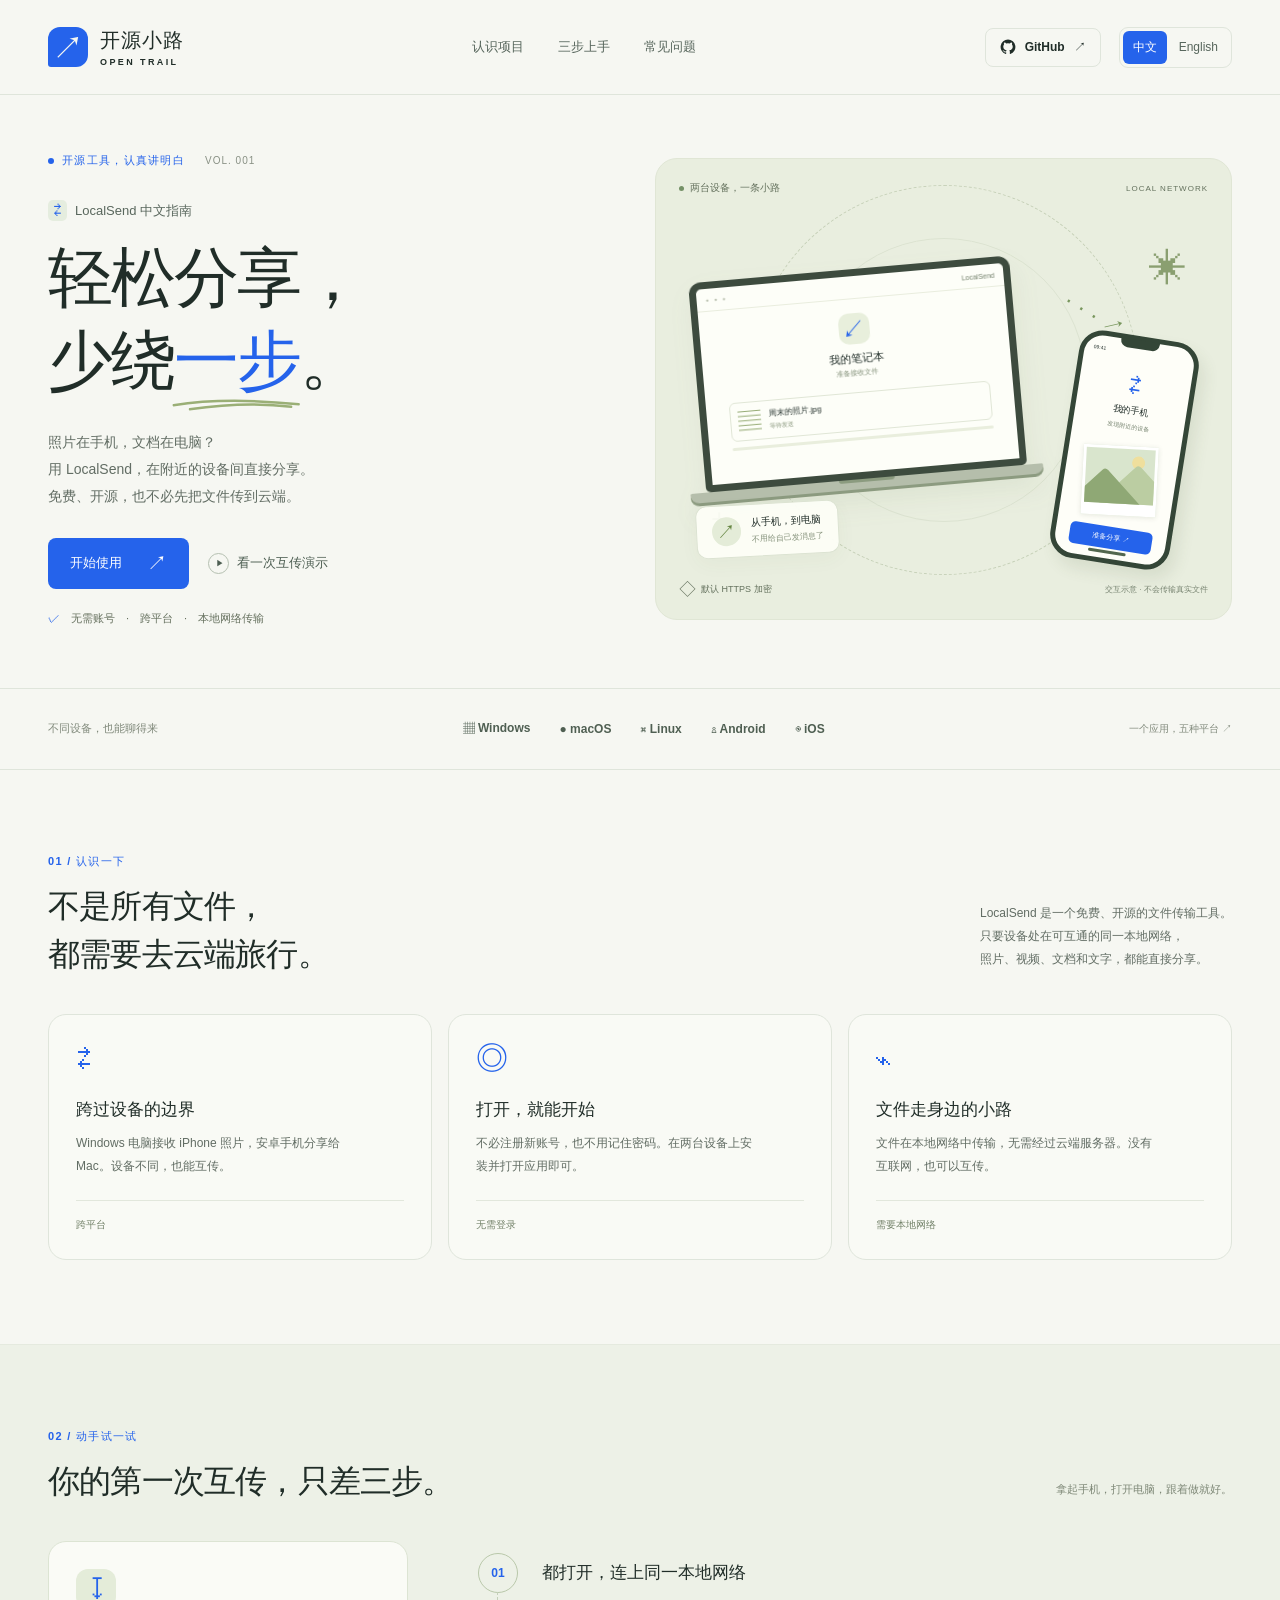
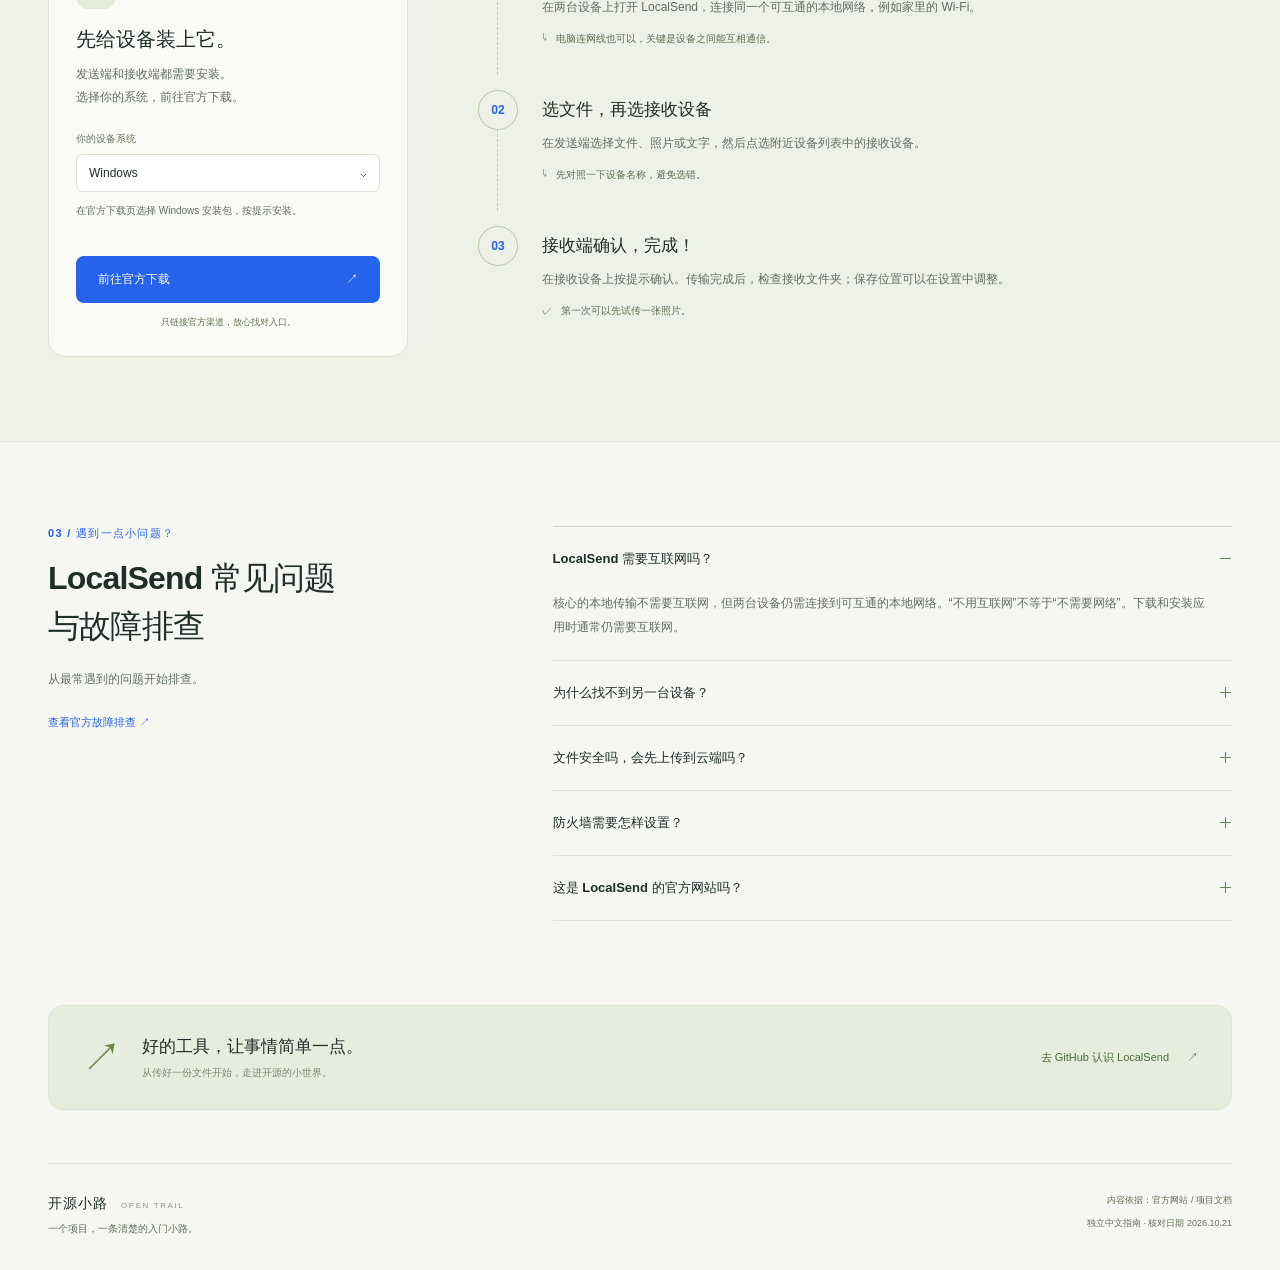
<file: index.html>
<!doctype html>
<html lang="zh-CN">
  <head>
    <meta charset="utf-8">
    <meta name="viewport" content="width=device-width, initial-scale=1">
    <meta name="theme-color" content="#f6f7f2">
   <title>LocalSend 使用教程：手机电脑互传文件与常见问题｜开源小路</title>
    <meta name="description" content="LocalSend 是什么、怎么下载、怎么用？开源小路用三步讲清手机与电脑在局域网里互传文件的方法，并整理找不到设备、网络连接和加密等常见问题。">
    <link rel="canonical" href="https://beautytang843-maker.github.io/first-website/">
    <link rel="alternate" hreflang="zh-CN" href="https://beautytang843-maker.github.io/first-website/">
    <link rel="alternate" hreflang="en" href="https://beautytang843-maker.github.io/first-website/en/">
    <link rel="alternate" hreflang="x-default" href="https://beautytang843-maker.github.io/first-website/">
    <meta property="og:title" content="轻松分享，少绕一步。｜LocalSend 中文指南">
    <meta property="og:description" content="一个好用的开源工具，一条清楚的入门小路。认识 LocalSend，从第一份文件开始。">
    <meta property="og:type" content="website">
    <meta property="og:locale" content="zh_CN">
    <meta property="og:locale:alternate" content="en_US">
    <meta property="og:url" content="https://beautytang843-maker.github.io/first-website/">
    <link rel="icon" href="favicon.svg" type="image/svg+xml">
    <link rel="stylesheet" href="styles.css?v=bilingual-1">
    <script src="script.js?v=bilingual-1" defer></script>
  </head>
  <body>
    <a class="skip-link" href="#main">跳到正文</a>
    <header class="site-header">
      <div class="wrap header-inner">
        <a class="brand" href="#" aria-label="开源小路，回到顶部"><span class="brand-icon" aria-hidden="true">↗</span><span>开源小路<span class="brand-en">OPEN TRAIL</span></span></a>
        <nav aria-label="主要导航">
          <a href="#about">认识项目</a>
          <a href="#start">三步上手</a>
          <a href="#faq">常见问题</a>
        </nav>
        <div class="header-actions">
          <a class="github-link" href="https://github.com/localsend/localsend" target="_blank" rel="noopener noreferrer"><svg viewBox="0 0 24 24" aria-hidden="true"><path fill="currentColor" d="M12 .9a11.1 11.1 0 0 0-3.51 21.63c.56.1.76-.24.76-.53v-2.06c-3.1.67-3.76-1.31-3.76-1.31-.51-1.29-1.24-1.63-1.24-1.63-1.02-.7.08-.68.08-.68 1.12.08 1.71 1.15 1.71 1.15.99 1.7 2.6 1.2 3.23.92.1-.72.39-1.2.71-1.48-2.48-.28-5.08-1.24-5.08-5.51 0-1.22.44-2.22 1.15-3-.11-.28-.5-1.42.11-2.96 0 0 .94-.3 3.05 1.14a10.6 10.6 0 0 1 5.56 0c2.12-1.43 3.05-1.14 3.05-1.14.61 1.54.23 2.68.12 2.96.71.78 1.14 1.78 1.14 3 0 4.28-2.6 5.23-5.09 5.5.4.35.76 1.02.76 2.06V22c0 .3.2.64.77.53A11.1 11.1 0 0 0 12 .9Z"/></svg><span>GitHub</span><span aria-hidden="true">↗</span></a>
          <nav class="language-switch" aria-label="语言 / Language">
            <a class="language-link is-current" href="./" lang="zh-CN" hreflang="zh-CN" aria-current="page">中文</a>
            <a class="language-link" href="en/" lang="en" hreflang="en">English</a>
          </nav>
        </div>
      </div>
    </header>
    <main id="main">
      <!-- 第一课：HTML 负责内容。试着修改下面这句标题，再刷新网页。 -->
      <section class="hero wrap" aria-labelledby="hero-title">
        <div class="hero-copy">
          <p class="eyebrow"><span class="dot"></span> 开源工具，认真讲明白 <span class="issue">VOL. 001</span></p>
          <p class="project-label"><span class="mini-logo" aria-hidden="true">⇄</span> LocalSend 中文指南</p>
          <h1 id="hero-title">轻松分享，<br>少绕<span class="marked">一步<svg viewBox="0 0 210 18" preserveAspectRatio="none" aria-hidden="true"><path d="M4 11Q88 1 205 10M30 16Q120 6 193 13"/></svg></span>。</h1>
          <p class="hero-desc">照片在手机，文档在电脑？<br>用 LocalSend，在附近的设备间直接分享。<br class="desktop-break">免费、开源，也不必先把文件传到云端。</p>
          <div class="hero-actions">
            <a class="button button-primary" href="#start">开始使用 <span aria-hidden="true">↗</span></a>
            <button class="button button-text" id="demo-button" type="button"><span class="play-icon" aria-hidden="true">▶</span> 看一次互传演示</button>
          </div>
          <div class="hero-note"><span class="tiny-check" aria-hidden="true">✓</span> 无需账号 <span>·</span> 跨平台 <span>·</span> 本地网络传输</div>
        </div>
        <div class="hero-art" role="img" aria-label="手机与电脑在同一本地网络传输文件的示意图">
          <div class="art-top">
            <span><i></i> 两台设备，一条小路</span><span>LOCAL NETWORK</span>
          </div>
          <div class="orbit orbit-one"></div><div class="orbit orbit-two"></div>
          <span class="art-spark spark-one" aria-hidden="true">✳</span><span class="art-spark spark-two" aria-hidden="true">+</span>
          <div class="laptop">
            <div class="laptop-screen">
              <div class="window-bar">
                <span>● ● ●</span><span>LocalSend</span>
              </div>
              <div class="laptop-content">
                <div class="device-avatar" aria-hidden="true">↙</div><strong>我的笔记本</strong><span class="device-sub">准备接收文件</span>
                <div class="received-file">
                  <span class="file-icon" aria-hidden="true">▤</span>
                  <div>
                    <b>周末的照片.jpg</b><span class="transfer-status" id="transfer-status">等待发送</span>
                  </div>
                  <span class="file-done" id="file-done" aria-hidden="true">✓</span>
                </div>
                <div class="progress-track">
                  <div id="transfer-progress"></div>
                </div>
              </div>
            </div>
            <div class="laptop-base"></div>
          </div>
          <div class="phone">
            <div class="phone-speaker"></div><span class="phone-time">09:41</span>
            <div class="phone-body">
              <div class="phone-icon" aria-hidden="true">⇄</div><strong>我的手机</strong><span>发现附近的设备</span>
              <div class="phone-photo" aria-hidden="true">
                <span class="photo-sun"></span><span class="mountain mountain-back"></span><span class="mountain"></span>
              </div>
              <div class="phone-send" id="phone-send">准备分享 ↗</div>
            </div>
            <div class="phone-home"></div>
          </div>
          <div class="connection" aria-hidden="true">
            <span>·</span><span>·</span><span>·</span><b>↗</b>
          </div>
          <div class="file-bubble">
            <span aria-hidden="true">↗</span>
            <div>
              <strong>从手机，到电脑</strong><span>不用给自己发消息了</span>
            </div>
          </div>
          <div class="art-bottom">
            <span><span class="lock-icon" aria-hidden="true">◇</span> 默认 HTTPS 加密</span><span>交互示意 · 不会传输真实文件</span>
          </div>
        </div>
        <p class="demo-message sr-only" id="demo-message" role="status" aria-live="polite"></p>
      </section>
      <div class="platform-strip">
        <div class="wrap platform-inner">
          <span>不同设备，也能聊得来</span>
          <div class="platform-list">
            <span>▦ Windows</span><span>● macOS</span><span>⌘ Linux</span><span>♙ Android</span><span>◉ iOS</span>
          </div>
          <span class="platform-end">一个应用，五种平台 ↗</span>
        </div>
      </div>
      <section class="about-section wrap section" id="about" aria-labelledby="about-title">
        <div class="section-intro">
          <div>
            <p class="eyebrow">01 / 认识一下</p>
            <h2 id="about-title">不是所有文件，<br>都需要去云端旅行。</h2>
          </div>
          <p>LocalSend 是一个免费、开源的文件传输工具。<br>只要设备处在可互通的同一本地网络，<br>照片、视频、文档和文字，都能直接分享。</p>
        </div>
        <div class="benefit-grid">
          <article class="benefit">
            <div class="benefit-icon" aria-hidden="true">⇄</div>
            <h3>跨过设备的边界</h3>
            <p>Windows 电脑接收 iPhone 照片，安卓手机分享给 Mac。设备不同，也能互传。</p>
            <span class="benefit-tag">跨平台</span>
          </article>
          <article class="benefit">
            <div class="benefit-icon" aria-hidden="true">◎</div>
            <h3>打开，就能开始</h3>
            <p>不必注册新账号，也不用记住密码。在两台设备上安装并打开应用即可。</p>
            <span class="benefit-tag">无需登录</span>
          </article>
          <article class="benefit">
            <div class="benefit-icon" aria-hidden="true">⌁</div>
            <h3>文件走身边的小路</h3>
            <p>文件在本地网络中传输，无需经过云端服务器。没有互联网，也可以互传。</p>
            <span class="benefit-tag">需要本地网络</span>
          </article>
        </div>
      </section>
      <section class="start-section" id="start" aria-labelledby="start-title">
        <div class="wrap section">
          <div class="section-heading">
            <div>
              <p class="eyebrow">02 / 动手试一试</p>
              <h2 id="start-title">你的第一次互传，<br class="mobile-break">只差三步。</h2>
            </div>
            <span class="section-aside">拿起手机，打开电脑，跟着做就好。</span>
          </div>
          <div class="steps-layout">
            <aside class="download-panel">
              <span class="download-glyph" aria-hidden="true">↧</span>
              <h3>先给设备装上它。</h3>
              <p>发送端和接收端都需要安装。<br>选择你的系统，前往官方下载。</p>
              <label for="platform-select">你的设备系统</label>
              <div class="select-wrap">
                <select id="platform-select">
                  <option value="Windows">Windows</option>
                  <option value="macOS">macOS</option>
                  <option value="Linux">Linux</option>
                  <option value="Android">Android</option>
                  <option value="iOS">iOS / iPadOS</option>
                </select>
              </div>
              <p class="download-hint" id="download-hint" aria-live="polite">在官方下载页选择 Windows 安装包，按提示安装。</p>
              <a class="button download-button" id="download-link" href="https://localsend.org/download" target="_blank" rel="noopener noreferrer">前往官方下载 <span aria-hidden="true">↗</span></a><span class="download-caption">只链接官方渠道，放心找对入口。</span>
            </aside>
            <ol class="steps">
              <li>
                <span class="step-number">01</span>
                <div>
                  <h3>都打开，连上同一本地网络</h3>
                  <p>在两台设备上打开 LocalSend，连接同一个可互通的本地网络，例如家里的 Wi-Fi。</p>
                  <div class="step-tip"><span aria-hidden="true">↳</span> 电脑连网线也可以，关键是设备之间能互相通信。</div>
                </div>
              </li>
              <li>
                <span class="step-number">02</span>
                <div>
                  <h3>选文件，再选接收设备</h3>
                  <p>在发送端选择文件、照片或文字，然后点选附近设备列表中的接收设备。</p>
                  <div class="step-tip"><span aria-hidden="true">↳</span> 先对照一下设备名称，避免选错。</div>
                </div>
              </li>
              <li>
                <span class="step-number">03</span>
                <div>
                  <h3>接收端确认，完成！</h3>
                  <p>在接收设备上按提示确认。传输完成后，检查接收文件夹；保存位置可以在设置中调整。</p>
                  <div class="step-tip"><span aria-hidden="true">✓</span> 第一次可以先试传一张照片。</div>
                </div>
              </li>
            </ol>
          </div>
        </div>
      </section>
      <section class="faq-section wrap section" id="faq" aria-labelledby="faq-title">
        <div class="faq-heading">
          <p class="eyebrow">03 / 遇到一点小问题？</p>
          <h2 id="faq-title">LocalSend 常见问题<br>与故障排查</h2>
          <p>从最常遇到的问题开始排查。</p>
          <a href="https://github.com/localsend/localsend#troubleshooting" target="_blank" rel="noopener noreferrer">查看官方故障排查 <span aria-hidden="true">↗</span></a>
        </div>
        <div class="faq-list">
          <details open>
            <summary>LocalSend 需要互联网吗？<span aria-hidden="true"></span></summary>
            <div class="faq-answer">
              <p>核心的本地传输不需要互联网，但两台设备仍需连接到可互通的本地网络。“不用互联网”不等于“不需要网络”。下载和安装应用时通常仍需要互联网。</p>
            </div>
          </details>
          <details>
            <summary>为什么找不到另一台设备？<span aria-hidden="true"></span></summary>
           <div class="faq-answer">
  <p>LocalSend 找不到设备时，可以按下面顺序检查：</p>
  <ol>
    <li>确认两台设备都打开了 LocalSend，并连接到可互通的同一本地网络。访客 Wi-Fi 可能会隔离设备。</li>
    <li>如果接收端是 Windows，在可信的家庭网络中检查网络类型是否为“专用”，并允许 LocalSend 进行本地网络通信。</li>
    <li>如果使用 iPhone、iPad 或 Mac，检查系统是否授予 LocalSend“本地网络”权限。</li>
    <li>如果正在使用 VPN，检查它是否允许本地网络（LAN）通信。</li>
  </ol>
  <p>仍无法发现设备时，记录两端系统、LocalSend 版本和网络环境，再参考官方文档或提交问题。</p>
  <p>来源：<a href="https://github.com/localsend/localsend#troubleshooting" target="_blank" rel="noopener noreferrer">LocalSend 官方故障排查文档</a>。</p>
</div>
          </details>
          <details>
            <summary>文件安全吗，会先上传到云端吗？<span aria-hidden="true"></span></summary>
            <div class="faq-answer">
              <p>LocalSend 在本地设备之间传输文件，无需先上传到云端。默认使用 HTTPS 加密通信，还可以开启 PIN 验证。接收前，请核对发送方和设备名称。</p>
              <p><a href="https://localsend.org/privacy" target="_blank" rel="noopener noreferrer">阅读官方隐私政策 ↗</a></p>
            </div>
          </details>
          <details>
            <summary>防火墙需要怎样设置？<span aria-hidden="true"></span></summary>
            <div class="faq-answer">
              <p>按官方说明，允许 LocalSend 进行本地网络通信，默认入站端口为 TCP 和 UDP 53317。优先按系统提示允许该应用在可信网络中通信，具体步骤可参考官方故障排查。</p>
            </div>
          </details>
          <details>
            <summary>这是 LocalSend 的官方网站吗？<span aria-hidden="true"></span></summary>
            <div class="faq-answer">
              <p>这里是“开源小路”独立制作的中文入门指南，与 LocalSend 官方无隶属关系。软件由 LocalSend 社区开发，项目采用 Apache License 2.0。本站的下载入口均指向官方渠道。</p>
            </div>
          </details>
        </div>
      </section>
      <section class="closing wrap">
        <div>
          <span class="closing-symbol" aria-hidden="true">↗</span>
          <div>
            <p>好的工具，让事情简单一点。</p>
            <span>从传好一份文件开始，走进开源的小世界。</span>
          </div>
        </div>
        <a href="https://github.com/localsend/localsend" target="_blank" rel="noopener noreferrer">去 GitHub 认识 LocalSend <span aria-hidden="true">↗</span></a>
      </section>
    </main>
    <footer class="wrap site-footer">
      <div>
        <a class="footer-brand" href="#">开源小路 <span>OPEN TRAIL</span></a>
        <p>一个项目，一条清楚的入门小路。</p>
      </div>
      <div class="footer-sources">
        <span>内容依据：<a href="https://localsend.org/" target="_blank" rel="noopener noreferrer">官方网站</a> / <a href="https://github.com/localsend/localsend" target="_blank" rel="noopener noreferrer">项目文档</a></span><span>独立中文指南 · 核对日期 <time datetime="2026-10-21">2026.10.21</time></span>
      </div>
    </footer>
  </body>
</html>
</file>
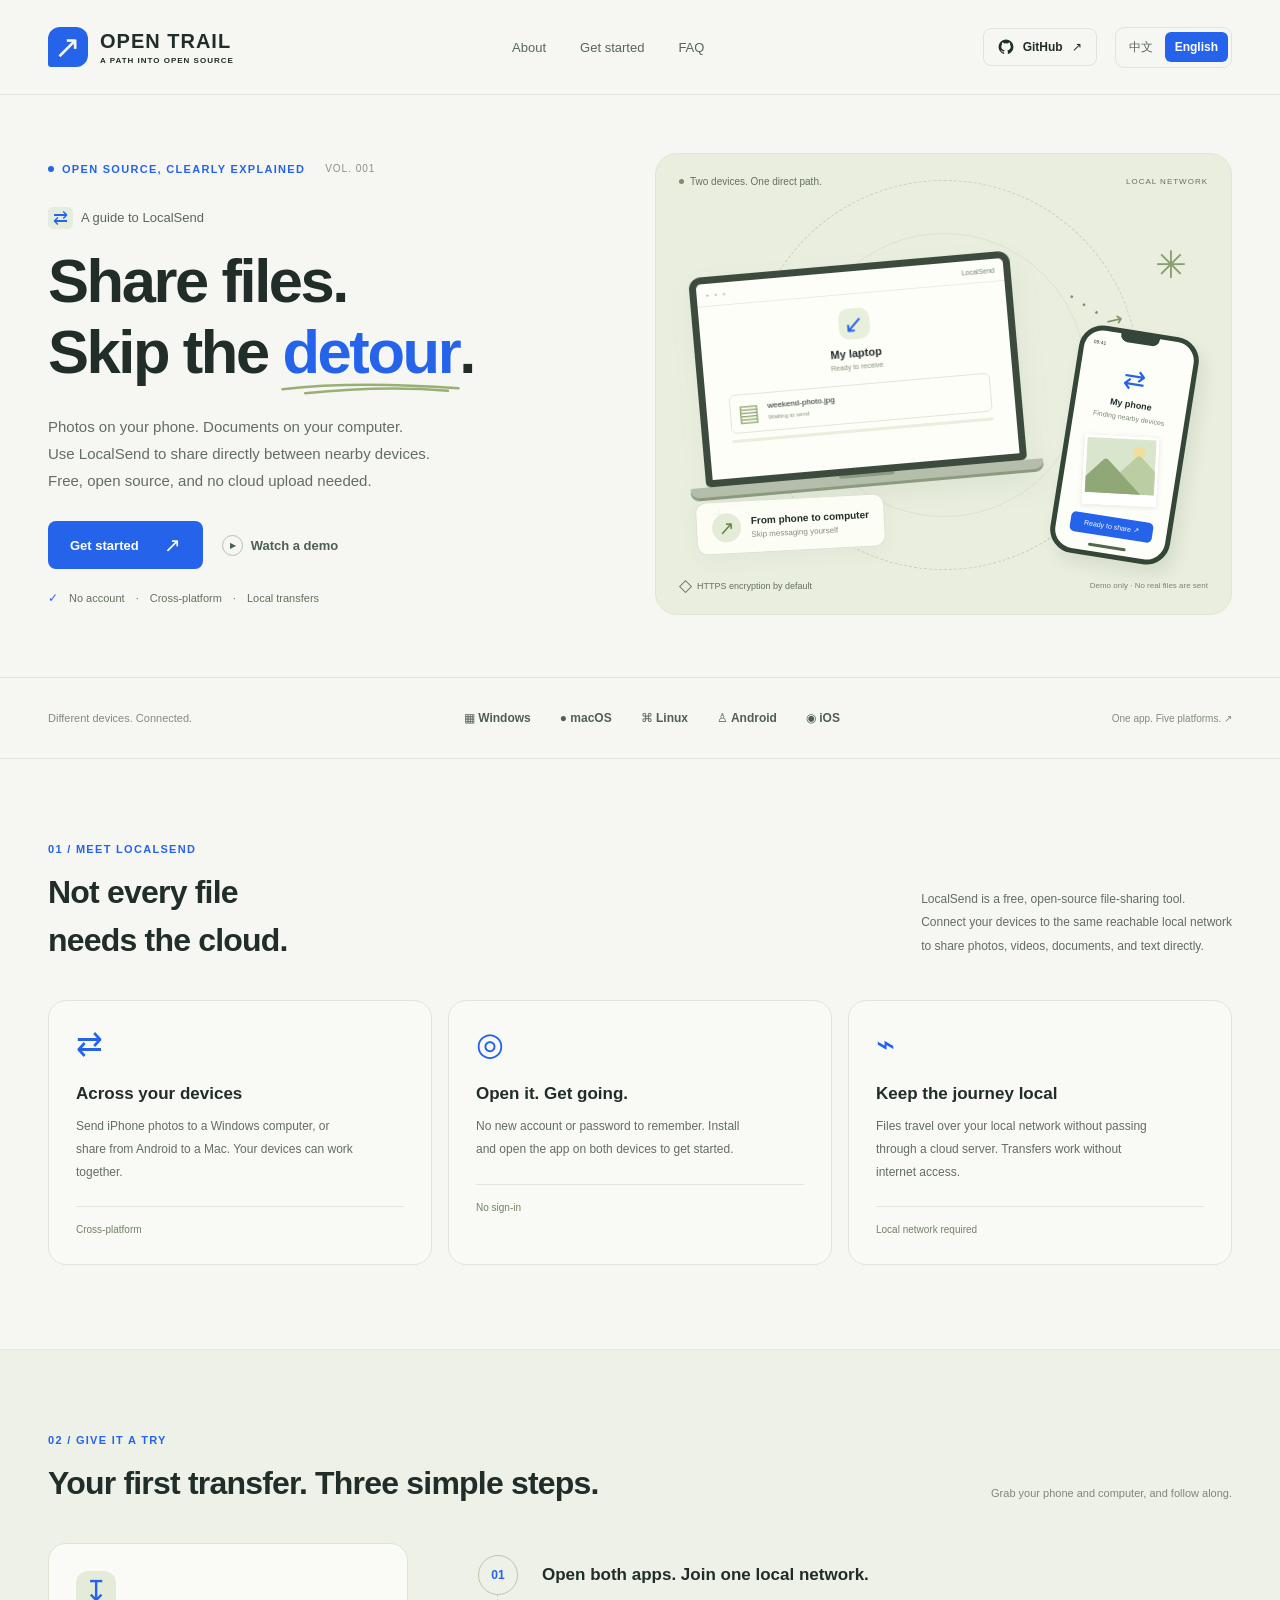
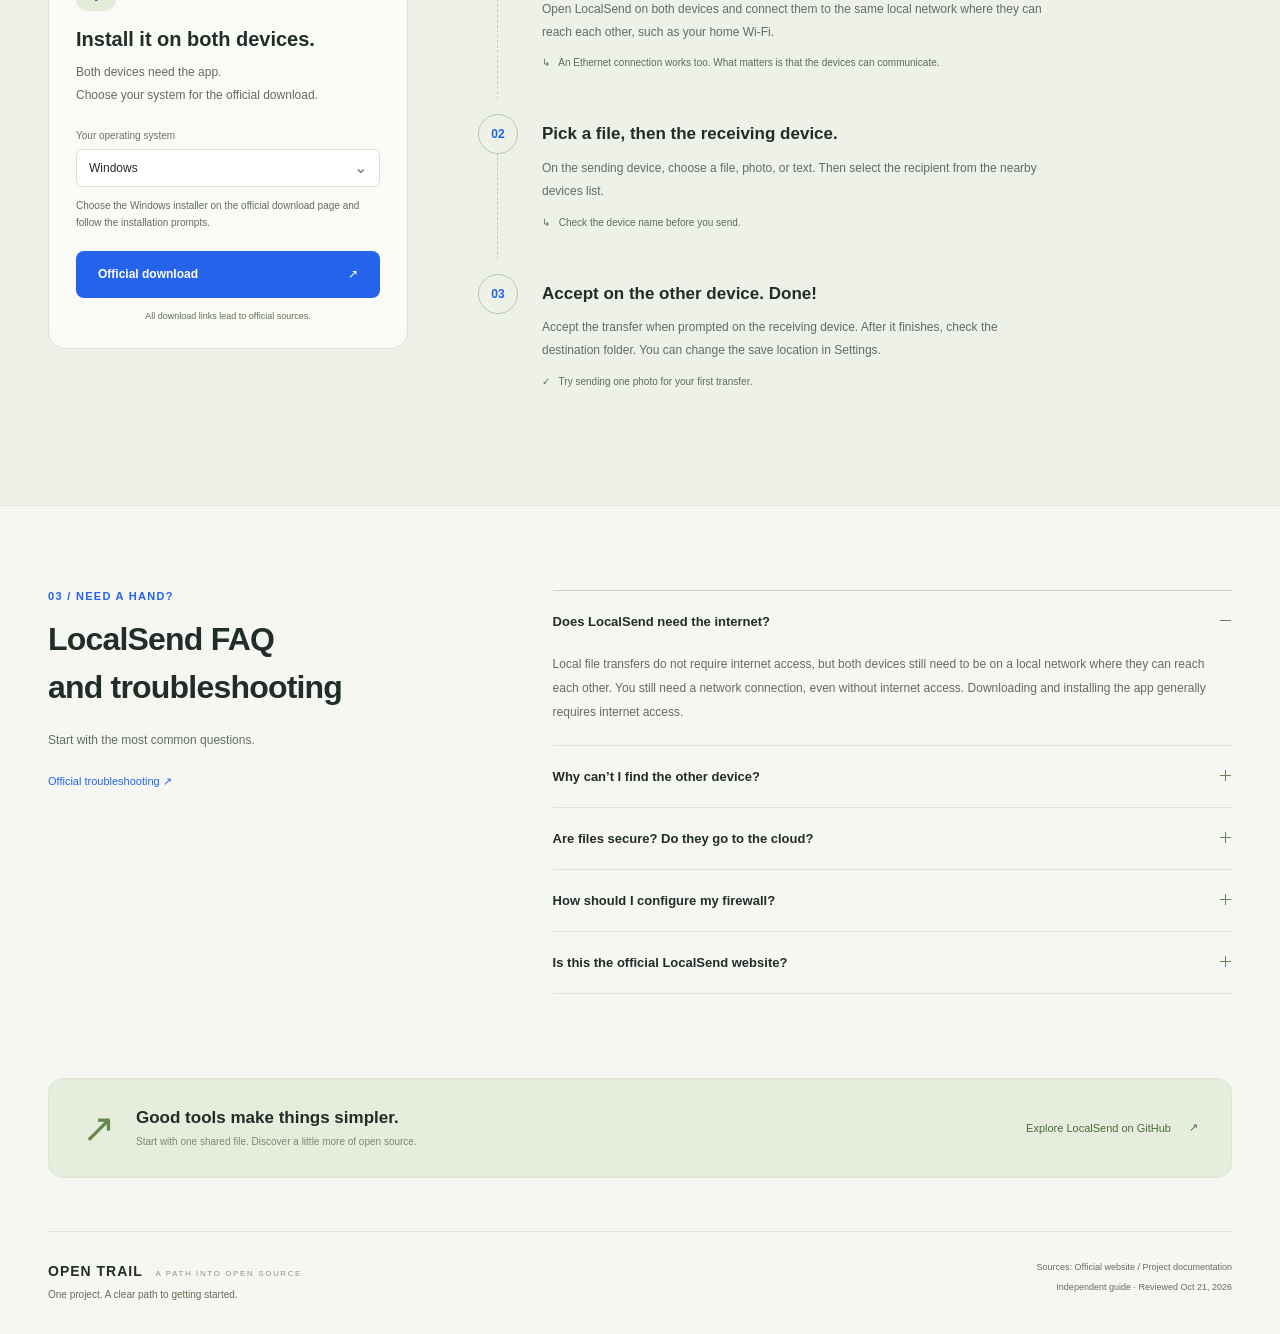
<file: en/index.html>
<!doctype html>
<html lang="en">
  <head>
    <meta charset="utf-8">
    <meta name="viewport" content="width=device-width, initial-scale=1">
    <meta name="theme-color" content="#f6f7f2">
    <title>LocalSend Guide: Share Files Between Your Phone and Computer | Open Trail</title>
    <meta name="description" content="Learn how to download and use LocalSend to share files between your phone and computer over a local network, with help for device discovery, connections, and encryption.">
    <link rel="canonical" href="https://beautytang843-maker.github.io/first-website/en/">
    <link rel="alternate" hreflang="zh-CN" href="https://beautytang843-maker.github.io/first-website/">
    <link rel="alternate" hreflang="en" href="https://beautytang843-maker.github.io/first-website/en/">
    <link rel="alternate" hreflang="x-default" href="https://beautytang843-maker.github.io/first-website/">
    <meta property="og:title" content="Share files. Skip the detour. | LocalSend Guide">
    <meta property="og:description" content="A useful open-source tool. A clear path to getting started. Meet LocalSend and share your first file.">
    <meta property="og:type" content="website">
    <meta property="og:locale" content="en_US">
    <meta property="og:locale:alternate" content="zh_CN">
    <meta property="og:url" content="https://beautytang843-maker.github.io/first-website/en/">
    <link rel="icon" href="../favicon.svg" type="image/svg+xml">
    <link rel="stylesheet" href="../styles.css?v=bilingual-1">
    <script src="../script.js?v=bilingual-1" defer></script>
  </head>
  <body>
    <a class="skip-link" href="#main">Skip to content</a>
    <header class="site-header">
      <div class="wrap header-inner">
        <a class="brand" href="#" aria-label="Open Trail, back to top"><span class="brand-icon" aria-hidden="true">↗</span><span>OPEN TRAIL<span class="brand-en">A PATH INTO OPEN SOURCE</span></span></a>
        <nav aria-label="Main navigation">
          <a href="#about">About</a>
          <a href="#start">Get started</a>
          <a href="#faq">FAQ</a>
        </nav>
        <div class="header-actions">
          <a class="github-link" href="https://github.com/localsend/localsend" target="_blank" rel="noopener noreferrer"><svg viewBox="0 0 24 24" aria-hidden="true"><path fill="currentColor" d="M12 .9a11.1 11.1 0 0 0-3.51 21.63c.56.1.76-.24.76-.53v-2.06c-3.1.67-3.76-1.31-3.76-1.31-.51-1.29-1.24-1.63-1.24-1.63-1.02-.7.08-.68.08-.68 1.12.08 1.71 1.15 1.71 1.15.99 1.7 2.6 1.2 3.23.92.1-.72.39-1.2.71-1.48-2.48-.28-5.08-1.24-5.08-5.51 0-1.22.44-2.22 1.15-3-.11-.28-.5-1.42.11-2.96 0 0 .94-.3 3.05 1.14a10.6 10.6 0 0 1 5.56 0c2.12-1.43 3.05-1.14 3.05-1.14.61 1.54.23 2.68.12 2.96.71.78 1.14 1.78 1.14 3 0 4.28-2.6 5.23-5.09 5.5.4.35.76 1.02.76 2.06V22c0 .3.2.64.77.53A11.1 11.1 0 0 0 12 .9Z"/></svg><span>GitHub</span><span aria-hidden="true">↗</span></a>
          <nav class="language-switch" aria-label="Language">
            <a class="language-link" href="../" lang="zh-CN" hreflang="zh-CN">中文</a>
            <a class="language-link is-current" href="./" lang="en" hreflang="en" aria-current="page">English</a>
          </nav>
        </div>
      </div>
    </header>
    <main id="main">
      <!-- Lesson one: HTML defines the content. Try editing the heading below, then refresh the page. -->
      <section class="hero wrap" aria-labelledby="hero-title">
        <div class="hero-copy">
          <p class="eyebrow"><span class="dot"></span> OPEN SOURCE, CLEARLY EXPLAINED <span class="issue">VOL. 001</span></p>
          <p class="project-label"><span class="mini-logo" aria-hidden="true">⇄</span> A guide to LocalSend</p>
          <h1 id="hero-title">Share files.<br> Skip the <span class="marked">detour<svg viewBox="0 0 210 18" preserveAspectRatio="none" aria-hidden="true"><path d="M4 11Q88 1 205 10M30 16Q120 6 193 13"/></svg></span>.</h1>
          <p class="hero-desc">Photos on your phone. Documents on your computer.<br> Use LocalSend to share directly between nearby devices.<br class="desktop-break"> Free, open source, and no cloud upload needed.</p>
          <div class="hero-actions">
            <a class="button button-primary" href="#start">Get started <span aria-hidden="true">↗</span></a>
            <button class="button button-text" id="demo-button" type="button"><span class="play-icon" aria-hidden="true">▶</span> Watch a demo</button>
          </div>
          <div class="hero-note"><span class="tiny-check" aria-hidden="true">✓</span> No account <span>·</span> Cross-platform <span>·</span> Local transfers</div>
        </div>
        <div class="hero-art" role="img" aria-label="Illustration of a phone and computer sharing a file on the same local network">
          <div class="art-top">
            <span><i></i> Two devices. One direct path.</span><span>LOCAL NETWORK</span>
          </div>
          <div class="orbit orbit-one"></div><div class="orbit orbit-two"></div>
          <span class="art-spark spark-one" aria-hidden="true">✳</span><span class="art-spark spark-two" aria-hidden="true">+</span>
          <div class="laptop">
            <div class="laptop-screen">
              <div class="window-bar">
                <span>● ● ●</span><span>LocalSend</span>
              </div>
              <div class="laptop-content">
                <div class="device-avatar" aria-hidden="true">↙</div><strong>My laptop</strong><span class="device-sub">Ready to receive</span>
                <div class="received-file">
                  <span class="file-icon" aria-hidden="true">▤</span>
                  <div>
                    <b>weekend-photo.jpg</b><span class="transfer-status" id="transfer-status">Waiting to send</span>
                  </div>
                  <span class="file-done" id="file-done" aria-hidden="true">✓</span>
                </div>
                <div class="progress-track">
                  <div id="transfer-progress"></div>
                </div>
              </div>
            </div>
            <div class="laptop-base"></div>
          </div>
          <div class="phone">
            <div class="phone-speaker"></div><span class="phone-time">09:41</span>
            <div class="phone-body">
              <div class="phone-icon" aria-hidden="true">⇄</div><strong>My phone</strong><span>Finding nearby devices</span>
              <div class="phone-photo" aria-hidden="true">
                <span class="photo-sun"></span><span class="mountain mountain-back"></span><span class="mountain"></span>
              </div>
              <div class="phone-send" id="phone-send">Ready to share ↗</div>
            </div>
            <div class="phone-home"></div>
          </div>
          <div class="connection" aria-hidden="true">
            <span>·</span><span>·</span><span>·</span><b>↗</b>
          </div>
          <div class="file-bubble">
            <span aria-hidden="true">↗</span>
            <div>
              <strong>From phone to computer</strong><span>Skip messaging yourself</span>
            </div>
          </div>
          <div class="art-bottom">
            <span><span class="lock-icon" aria-hidden="true">◇</span> HTTPS encryption by default</span><span>Demo only · No real files are sent</span>
          </div>
        </div>
        <p class="demo-message sr-only" id="demo-message" role="status" aria-live="polite"></p>
      </section>
      <div class="platform-strip">
        <div class="wrap platform-inner">
          <span>Different devices. Connected.</span>
          <div class="platform-list">
            <span>▦ Windows</span><span>● macOS</span><span>⌘ Linux</span><span>♙ Android</span><span>◉ iOS</span>
          </div>
          <span class="platform-end">One app. Five platforms. ↗</span>
        </div>
      </div>
      <section class="about-section wrap section" id="about" aria-labelledby="about-title">
        <div class="section-intro">
          <div>
            <p class="eyebrow">01 / MEET LOCALSEND</p>
            <h2 id="about-title">Not every file<br> needs the cloud.</h2>
          </div>
          <p>LocalSend is a free, open-source file-sharing tool.<br> Connect your devices to the same reachable local network<br> to share photos, videos, documents, and text directly.</p>
        </div>
        <div class="benefit-grid">
          <article class="benefit">
            <div class="benefit-icon" aria-hidden="true">⇄</div>
            <h3>Across your devices</h3>
            <p>Send iPhone photos to a Windows computer, or share from Android to a Mac. Your devices can work together.</p>
            <span class="benefit-tag">Cross-platform</span>
          </article>
          <article class="benefit">
            <div class="benefit-icon" aria-hidden="true">◎</div>
            <h3>Open it. Get going.</h3>
            <p>No new account or password to remember. Install and open the app on both devices to get started.</p>
            <span class="benefit-tag">No sign-in</span>
          </article>
          <article class="benefit">
            <div class="benefit-icon" aria-hidden="true">⌁</div>
            <h3>Keep the journey local</h3>
            <p>Files travel over your local network without passing through a cloud server. Transfers work without internet access.</p>
            <span class="benefit-tag">Local network required</span>
          </article>
        </div>
      </section>
      <section class="start-section" id="start" aria-labelledby="start-title">
        <div class="wrap section">
          <div class="section-heading">
            <div>
              <p class="eyebrow">02 / GIVE IT A TRY</p>
              <h2 id="start-title">Your first transfer.<br class="mobile-break"> Three simple steps.</h2>
            </div>
            <span class="section-aside">Grab your phone and computer, and follow along.</span>
          </div>
          <div class="steps-layout">
            <aside class="download-panel">
              <span class="download-glyph" aria-hidden="true">↧</span>
              <h3>Install it on both devices.</h3>
              <p>Both devices need the app.<br> Choose your system for the official download.</p>
              <label for="platform-select">Your operating system</label>
              <div class="select-wrap">
                <select id="platform-select">
                  <option value="Windows">Windows</option>
                  <option value="macOS">macOS</option>
                  <option value="Linux">Linux</option>
                  <option value="Android">Android</option>
                  <option value="iOS">iOS / iPadOS</option>
                </select>
              </div>
              <p class="download-hint" id="download-hint" aria-live="polite">Choose the Windows installer on the official download page and follow the installation prompts.</p>
              <a class="button download-button" id="download-link" href="https://localsend.org/download" target="_blank" rel="noopener noreferrer">Official download <span aria-hidden="true">↗</span></a><span class="download-caption">All download links lead to official sources.</span>
            </aside>
            <ol class="steps">
              <li>
                <span class="step-number">01</span>
                <div>
                  <h3>Open both apps. Join one local network.</h3>
                  <p>Open LocalSend on both devices and connect them to the same local network where they can reach each other, such as your home Wi-Fi.</p>
                  <div class="step-tip"><span aria-hidden="true">↳</span> An Ethernet connection works too. What matters is that the devices can communicate.</div>
                </div>
              </li>
              <li>
                <span class="step-number">02</span>
                <div>
                  <h3>Pick a file, then the receiving device.</h3>
                  <p>On the sending device, choose a file, photo, or text. Then select the recipient from the nearby devices list.</p>
                  <div class="step-tip"><span aria-hidden="true">↳</span> Check the device name before you send.</div>
                </div>
              </li>
              <li>
                <span class="step-number">03</span>
                <div>
                  <h3>Accept on the other device. Done!</h3>
                  <p>Accept the transfer when prompted on the receiving device. After it finishes, check the destination folder. You can change the save location in Settings.</p>
                  <div class="step-tip"><span aria-hidden="true">✓</span> Try sending one photo for your first transfer.</div>
                </div>
              </li>
            </ol>
          </div>
        </div>
      </section>
      <section class="faq-section wrap section" id="faq" aria-labelledby="faq-title">
        <div class="faq-heading">
          <p class="eyebrow">03 / NEED A HAND?</p>
          <h2 id="faq-title">LocalSend FAQ<br> and troubleshooting</h2>
          <p>Start with the most common questions.</p>
          <a href="https://github.com/localsend/localsend#troubleshooting" target="_blank" rel="noopener noreferrer">Official troubleshooting <span aria-hidden="true">↗</span></a>
        </div>
        <div class="faq-list">
          <details open>
            <summary>Does LocalSend need the internet?<span aria-hidden="true"></span></summary>
            <div class="faq-answer">
              <p>Local file transfers do not require internet access, but both devices still need to be on a local network where they can reach each other. You still need a network connection, even without internet access. Downloading and installing the app generally requires internet access.</p>
            </div>
          </details>
          <details>
            <summary>Why can’t I find the other device?<span aria-hidden="true"></span></summary>
            <div class="faq-answer">
              <p>If LocalSend cannot find a device, check the following in order:</p>
              <ol>
                <li>Make sure LocalSend is open on both devices and that they are on the same reachable local network. Guest Wi-Fi may isolate devices from each other.</li>
                <li>If the receiving device runs Windows, check that your trusted home network is set to Private, and allow LocalSend to communicate on the local network.</li>
                <li>On an iPhone, iPad, or Mac, check whether LocalSend has Local Network permission in the system settings.</li>
                <li>If you use a VPN, check whether it allows local network (LAN) communication.</li>
              </ol>
              <p>If the device still does not appear, note both operating systems, LocalSend versions, and your network setup. Then consult the official documentation or report an issue.</p>
              <p>Source: <a href="https://github.com/localsend/localsend#troubleshooting" target="_blank" rel="noopener noreferrer">LocalSend’s official troubleshooting guide</a>.</p>
            </div>
          </details>
          <details>
            <summary>Are files secure? Do they go to the cloud?<span aria-hidden="true"></span></summary>
            <div class="faq-answer">
              <p>LocalSend transfers files between local devices without uploading them to the cloud first. It uses HTTPS encryption by default, and PIN verification is available. Check the sender and device name before accepting a transfer.</p>
              <p><a href="https://localsend.org/privacy" target="_blank" rel="noopener noreferrer">Read the official privacy policy ↗</a></p>
            </div>
          </details>
          <details>
            <summary>How should I configure my firewall?<span aria-hidden="true"></span></summary>
            <div class="faq-answer">
              <p>Follow the official instructions to allow LocalSend to communicate on your local network. The default inbound port is 53317 for both TCP and UDP. When your system prompts you, allow the app on a trusted network. See the official troubleshooting guide for details.</p>
            </div>
          </details>
          <details>
            <summary>Is this the official LocalSend website?<span aria-hidden="true"></span></summary>
            <div class="faq-answer">
              <p>This is an independent beginner’s guide by Open Trail, with no official affiliation with LocalSend. The app is developed by the LocalSend community and uses the Apache License 2.0. Every download link on this site points to an official source.</p>
            </div>
          </details>
        </div>
      </section>
      <section class="closing wrap">
        <div>
          <span class="closing-symbol" aria-hidden="true">↗</span>
          <div>
            <p>Good tools make things simpler.</p>
            <span>Start with one shared file. Discover a little more of open source.</span>
          </div>
        </div>
        <a href="https://github.com/localsend/localsend" target="_blank" rel="noopener noreferrer">Explore LocalSend on GitHub <span aria-hidden="true">↗</span></a>
      </section>
    </main>
    <footer class="wrap site-footer">
      <div>
        <a class="footer-brand" href="#">OPEN TRAIL <span>A PATH INTO OPEN SOURCE</span></a>
        <p>One project. A clear path to getting started.</p>
      </div>
      <div class="footer-sources">
        <span>Sources: <a href="https://localsend.org/" target="_blank" rel="noopener noreferrer">Official website</a> / <a href="https://github.com/localsend/localsend" target="_blank" rel="noopener noreferrer">Project documentation</a></span><span>Independent guide · Reviewed <time datetime="2026-10-21">Oct 21, 2026</time></span>
      </div>
    </footer>
  </body>
</html>
</file>
<file: styles.css>
/* 第一课：CSS 负责外观。修改 --green 可以换掉网站的主色。 */
:root {
  --paper: #f6f7f2;
  --ink: #202d28;
  --muted: #626d64;
  --green: #2563eb;
  --mint: #e5eddf;
  --line: #dfe5db;
  --white: #fff;
  --radius: 18px;
  font-family: "Segoe UI","Microsoft YaHei","PingFang SC",sans-serif;
  color: var(--ink);
  background: var(--paper);
  font-synthesis: none
}

* {
  box-sizing: border-box
}

html {
  scroll-behavior: smooth;
  scroll-padding-top: 100px
}

body {
  margin: 0
}

a {
  color: inherit;
  text-decoration: none
}

button,select {
  font: inherit
}

button,a,select,summary {
  -webkit-tap-highlight-color: transparent
}

button {
  cursor: pointer
}

a:focus-visible,button:focus-visible,select:focus-visible,summary:focus-visible {
  outline: 3px solid #a55e28;
  outline-offset: 6px
}

button:disabled {
  cursor: wait
}

svg {
  display: block
}

p,h1,h2,h3 {
  margin: 0
}

button {
  color: inherit
}

.wrap {
  width: min(1184px,calc(100% - 80px));
  margin: auto
}

.site-header {
  border-bottom: 1px solid var(--line);
  background: var(--paper)
}

.header-inner {
  height: 94px;
  display: flex;
  align-items: center;
  justify-content: space-between;
  gap: 24px
}

.brand {
  display: flex;
  align-items: center;
  gap: 12px;
  font-size: 20px;
  font-weight: 750;
  letter-spacing: 1px
}

.brand-icon {
  background: var(--green);
  color: var(--paper);
  width: 40px;
  height: 40px;
  border-radius: 12px 12px 12px 3px;
  display: grid;
  place-items: center;
  font-size: 32px;
  font-weight: 400
}

.brand-en {
  display: block;
  font-size: 9px;
  font-weight: 600;
  letter-spacing: 2.4px;
  margin-top: 3px
}

.header-inner nav {
  display: flex;
  gap: 34px;
  font-size: 13px;
  color: #57665c
}

.header-inner nav a:hover,.github-link:hover,.faq-heading a:hover {
  color: var(--green)
}

.github-link {
  display: flex;
  gap: 9px;
  align-items: center;
  font-size: 12px;
  font-weight: 650;
  border: 1px solid var(--line);
  border-radius: 8px;
  padding: 10px 14px
}

.github-link svg {
  width: 16px;
  height: 16px
}

.hero {
  padding-top: 58px;
  padding-bottom: 62px;
  display: grid;
  grid-template-columns: 1fr 1fr;
  gap: 30px;
  position: relative;
  align-items: center
}

.eyebrow {
  font-size: 11px;
  font-weight: 650;
  letter-spacing: 1.3px;
  display: flex;
  align-items: center;
  gap: 8px;
  color: var(--green)
}

.dot {
  width: 6px;
  height: 6px;
  background: var(--green);
  border-radius: 100%
}

.issue {
  font-size: 10px;
  color: #899185;
  font-weight: 500;
  letter-spacing: 1px;
  margin-left: 12px
}

.project-label {
  font-size: 13px;
  margin-top: 32px;
  margin-bottom: 16px;
  display: flex;
  align-items: center;
  gap: 8px;
  color: #59675d
}

.mini-logo {
  font-size: 18px;
  background: var(--mint);
  padding: 0 5px;
  border-radius: 5px;
  color: var(--green)
}

h1 {
  font-size: clamp(48px,5.1vw,68px);
  font-weight: 750;
  line-height: 1.27;
  letter-spacing: -2px
}

.marked {
  color: var(--green);
  position: relative;
  display: inline-block
}

.marked svg {
  position: absolute;
  bottom: -8px;
  left: -3px;
  width: 104%;
  height: 15px;
  fill: none;
  stroke: #9aaf76;
  stroke-width: 3;
  stroke-linecap: round
}

.hero-desc {
  font-size: 14px;
  line-height: 1.95;
  color: var(--muted);
  margin-top: 26px
}

.hero-actions {
  display: flex;
  gap: 19px;
  align-items: center;
  margin-top: 27px
}

.button {
  display: inline-flex;
  align-items: center;
  justify-content: center;
  gap: 25px;
  font-size: 13px;
  font-weight: 600;
  min-height: 47px;
  border: 0;
  border-radius: 8px;
  padding: 12px 22px;
  transition: background .2s,transform .2s
}

.button-primary {
  background: var(--green);
  color: white
}

.button-primary:hover {
  background: #24573b;
  transform: translateY(-2px)
}

.button-primary>span {
  font-size: 20px;
  font-weight: 400
}

.button-text {
  padding: 12px 0;
  background: transparent;
  gap: 8px;
  color: #4d5e52
}

.button-text:hover {
  color: var(--green)
}

.play-icon {
  border: 1px solid #b5c0b1;
  border-radius: 50%;
  width: 21px;
  height: 21px;
  display: grid;
  place-items: center;
  font-size: 8px;
  padding-left: 2px
}

.hero-note {
  display: flex;
  align-items: center;
  gap: 11px;
  font-size: 11px;
  color: #65705e;
  margin-top: 22px
}

.tiny-check {
  color: var(--green);
  font-size: 12px
}

.hero-art {
  height: 462px;
  border-radius: 22px;
  background: #e9eedf;
  position: relative;
  overflow: hidden;
  border: 1px solid #e0e6d5;
  isolation: isolate
}

.art-top,.art-bottom {
  display: flex;
  justify-content: space-between;
  align-items: center;
  position: absolute;
  left: 23px;
  right: 23px;
  font-size: 10px;
  color: #64715d;
  z-index: 4
}

.art-top {
  top: 22px
}

.art-top>span:first-child {
  display: flex;
  align-items: center;
  gap: 6px
}

.art-top i {
  width: 5px;
  height: 5px;
  background: #759167;
  border-radius: 50%
}

.art-top>span:last-child {
  font-size: 8px;
  letter-spacing: 1px
}

.art-bottom {
  bottom: 18px;
  font-size: 9px;
  gap: 10px
}

.art-bottom>span:first-child {
  display: flex;
  align-items: center;
  gap: 5px
}

.art-bottom>span:last-child {
  font-size: 8px;
  color: #798572
}

.lock-icon {
  font-size: 17px
}

.orbit {
  position: absolute;
  border: 1px dashed #c8d2ba;
  border-radius: 50%;
  width: 390px;
  height: 390px;
  left: 50%;
  top: 48%;
  transform: translate(-50%,-50%);
  z-index: -1
}

.orbit-two {
  width: 284px;
  height: 284px;
  border-style: solid;
  border-color: #dce3d1
}

.art-spark {
  position: absolute;
  color: #8a9f70
}

.spark-one {
  right: 44px;
  top: 89px;
  font-size: 38px;
  font-weight: 200
}

.spark-two {
  left: 55px;
  bottom: 84px;
  font-size: 28px
}

.laptop {
  position: absolute;
  left: 41px;
  top: 110px;
  width: 322px;
  transform: rotate(-5deg);
  filter: drop-shadow(3px 12px 12px #66754c15)
}

.laptop-screen {
  background: #fdfef8;
  border: 7px solid #3d4b3e;
  border-radius: 12px 12px 5px 5px;
  height: 210px;
  overflow: hidden
}

.window-bar {
  height: 23px;
  border-bottom: 1px solid #e9edde;
  display: flex;
  align-items: center;
  justify-content: space-between;
  padding: 0 9px;
  font-size: 7px;
  color: #73806b
}

.window-bar>span:first-child {
  font-size: 5px;
  color: #b1b9a6;
  letter-spacing: 2px
}

.laptop-content {
  display: flex;
  align-items: center;
  flex-direction: column;
  padding: 14px 23px
}

.device-avatar {
  width: 31px;
  height: 31px;
  border-radius: 10px;
  background: #e8efdc;
  display: grid;
  place-items: center;
  font-size: 24px;
  color: var(--green);
  margin-bottom: 5px
}

.laptop-content>strong {
  font-size: 11px;
  line-height: 1.7
}

.device-sub {
  font-size: 7px;
  color: #839079
}

.received-file {
  display: flex;
  align-items: center;
  width: 100%;
  margin-top: 14px;
  border: 1px solid #e0e6d6;
  border-radius: 6px;
  padding: 7px;
  gap: 8px
}

.file-icon {
  font-size: 23px;
  color: #8da46a;
  line-height: 1
}

.received-file b {
  font-size: 8px;
  display: block;
  font-weight: 500
}

.transfer-status {
  display: block;
  font-size: 6px;
  color: #839276;
  margin-top: 3px
}

.file-done {
  margin-left: auto;
  color: var(--green);
  font-size: 11px;
  opacity: 0;
  transition: opacity .2s
}

.laptop-base {
  position: relative;
  background: #b5beab;
  height: 10px;
  width: 354px;
  left: -16px;
  border-radius: 2px 2px 10px 10px;
  box-shadow: 0 3px 0 #8c9b80
}

.laptop-base:before {
  content: "";
  position: absolute;
  top: 0;
  left: 42%;
  width: 16%;
  height: 3px;
  background: #8b9b7f;
  border-radius: 0 0 4px 4px
}

.progress-track {
  height: 3px;
  background: #e9eedd;
  width: 100%;
  border-radius: 3px;
  margin-top: 6px;
  overflow: hidden
}

.progress-track>div {
  background: var(--green);
  width: 0;
  height: 100%;
  transition: width 1.6s ease
}

.phone {
  position: absolute;
  right: 46px;
  top: 176px;
  width: 121px;
  height: 230px;
  background: #fefef8;
  border: 5px solid #344637;
  border-radius: 24px;
  transform: rotate(9deg);
  box-shadow: 7px 9px 16px #475b371c;
  z-index: 3
}

.phone-speaker {
  position: absolute;
  width: 39px;
  height: 9px;
  top: -1px;
  left: 35px;
  background: #344637;
  border-radius: 0 0 7px 7px
}

.phone-time {
  position: absolute;
  top: 9px;
  left: 9px;
  font-size: 5px
}

.phone-body {
  padding: 28px 9px 0;
  text-align: center;
  display: flex;
  align-items: center;
  flex-direction: column
}

.phone-icon {
  color: var(--green);
  font-size: 27px;
  line-height: 1.2
}

.phone-body>strong {
  font-size: 9px;
  margin-top: 4px
}

.phone-body>span {
  font-size: 6px;
  color: #7a8773;
  margin-top: 5px
}

.phone-photo {
  width: 75px;
  height: 70px;
  background: #d9e5cd;
  margin-top: 15px;
  border: 3px solid white;
  border-bottom-width: 12px;
  box-shadow: 0 1px 5px #364a3020;
  position: relative;
  overflow: hidden;
  transform: rotate(-6deg)
}

.photo-sun {
  position: absolute;
  width: 13px;
  height: 13px;
  right: 10px;
  top: 7px;
  background: #efdf9d;
  border-radius: 50%
}

.mountain {
  width: 56px;
  height: 55px;
  background: #8fa875;
  position: absolute;
  left: -8px;
  top: 31px;
  transform: rotate(45deg);
  border-radius: 4px
}

.mountain-back {
  left: 25px;
  top: 27px;
  background: #bbcda2
}

.phone-send {
  font-size: 7px;
  background: var(--green);
  color: white;
  padding: 6px 10px;
  border-radius: 5px;
  margin-top: 12px;
  min-width: 83px
}

.phone-home {
  position: absolute;
  bottom: 5px;
  left: 35px;
  width: 38px;
  height: 3px;
  border-radius: 3px;
  background: #52674e
}

.connection {
  position: absolute;
  top: 142px;
  right: 105px;
  transform: rotate(32deg);
  display: flex;
  gap: 8px;
  color: #78965d;
  font-size: 24px;
  z-index: 4
}

.connection b {
  font-size: 20px
}

.file-bubble {
  position: absolute;
  left: 40px;
  bottom: 63px;
  background: #fdfef7f2;
  border: 1px solid #dce3d2;
  border-radius: 11px;
  display: flex;
  align-items: center;
  gap: 10px;
  padding: 11px 15px;
  box-shadow: 0 6px 20px #4c69350a;
  transform: rotate(-3deg)
}

.file-bubble>span {
  width: 29px;
  height: 29px;
  border-radius: 50%;
  background: #e4ecd8;
  display: grid;
  place-items: center;
  color: #658541;
  font-size: 19px
}

.file-bubble strong {
  font-size: 10px;
  font-weight: 600;
  display: block
}

.file-bubble div>span {
  font-size: 8px;
  color: #839079;
  display: block;
  margin-top: 4px
}

.hero-art.is-transferring .connection {
  animation: pulse 1s infinite
}

.hero-art.is-complete .file-done {
  opacity: 1
}

.hero-art.is-complete .phone-send {
  background: #e1ebd7;
  color: var(--green)
}

@keyframes pulse {
  50% {
    opacity: .25;
    transform: rotate(32deg) translate(3px,-3px)
  }
}

.sr-only {
  position: absolute;
  width: 1px;
  height: 1px;
  padding: 0;
  margin: -1px;
  overflow: hidden;
  clip: rect(0,0,0,0);
  white-space: nowrap;
  border: 0
}

.platform-strip {
  border-top: 1px solid var(--line);
  border-bottom: 1px solid var(--line)
}

.platform-inner {
  min-height: 80px;
  display: flex;
  align-items: center;
  justify-content: space-between;
  gap: 20px;
  font-size: 11px;
  color: #828b7d
}

.platform-list {
  display: flex;
  gap: 29px;
  align-items: center;
  color: #4f5f52;
  font-weight: 600;
  font-size: 12px
}

.platform-end {
  font-size: 10px
}

.section {
  padding-top: 84px;
  padding-bottom: 84px
}

.section-intro {
  display: flex;
  justify-content: space-between;
  align-items: flex-end;
  gap: 30px;
  margin-bottom: 36px
}

h2 {
  font-size: 32px;
  font-weight: 650;
  letter-spacing: -.8px;
  line-height: 1.5;
  margin-top: 13px
}

.section-intro>p {
  color: var(--muted);
  font-size: 12px;
  line-height: 1.95;
  padding-bottom: 6px
}

.benefit-grid {
  display: grid;
  grid-template-columns: repeat(3,1fr);
  gap: 16px
}

.benefit {
  border: 1px solid var(--line);
  padding: 27px;
  border-radius: var(--radius);
  background: #f9faf5
}

.benefit-icon {
  color: var(--green);
  font-size: 32px;
  line-height: 1;
  height: 43px;
  font-family: Georgia,serif
}

.benefit h3 {
  font-size: 17px;
  font-weight: 650;
  margin: 13px 0 11px
}

.benefit p {
  color: var(--muted);
  font-size: 12px;
  line-height: 1.9;
  max-width: 280px
}

.benefit-tag {
  display: inline-block;
  font-size: 10px;
  color: #728168;
  border-top: 1px solid #e2e7dc;
  width: 100%;
  padding-top: 17px;
  margin-top: 23px
}

.start-section {
  background: #edf1e7;
  border-top: 1px solid #e5eadf;
  border-bottom: 1px solid #e5eadf
}

.section-heading {
  display: flex;
  align-items: flex-end;
  justify-content: space-between;
  gap: 25px;
  margin-bottom: 36px
}

.section-aside {
  font-size: 11px;
  color: #7e8877;
  padding-bottom: 8px
}

.steps-layout {
  display: grid;
  grid-template-columns: 360px 1fr;
  gap: 70px;
  align-items: start
}

.download-panel {
  background: #fafbf6;
  border: 1px solid #dce4d3;
  border-radius: var(--radius);
  padding: 27px
}

.download-glyph {
  width: 40px;
  height: 40px;
  background: #e4ecd9;
  display: grid;
  place-items: center;
  border-radius: 12px;
  font-size: 29px;
  color: var(--green);
  margin-bottom: 17px
}

.download-panel h3 {
  font-size: 20px;
  font-weight: 650;
  margin-bottom: 10px
}

.download-panel>p {
  font-size: 12px;
  line-height: 1.9;
  color: var(--muted)
}

.download-panel label {
  display: block;
  font-size: 10px;
  margin-top: 23px;
  margin-bottom: 8px;
  color: #697661
}

.select-wrap {
  position: relative
}

.select-wrap:after {
  content: "⌄";
  position: absolute;
  right: 13px;
  top: 9px;
  pointer-events: none;
  color: #697961
}

select {
  display: block;
  appearance: none;
  background: white;
  border: 1px solid #d9e1d2;
  border-radius: 7px;
  width: 100%;
  padding: 11px 35px 11px 12px;
  font-size: 12px;
  color: var(--ink);
  cursor: pointer
}

.download-panel .download-hint {
  margin-top: 10px;
  min-height: 39px;
  font-size: 10px;
  line-height: 1.7
}

.download-button {
  width: 100%;
  background: var(--green);
  color: white;
  justify-content: space-between;
  margin-top: 15px;
  font-size: 12px
}

.download-button:hover {
  background: #24573b
}

.download-caption {
  font-size: 9px;
  color: #617055;
  display: block;
  text-align: center;
  margin-top: 13px
}

.steps {
  list-style: none;
  padding: 0;
  margin: 0;
  display: grid
}

.steps li {
  display: flex;
  gap: 24px;
  padding: 12px 0 30px;
  position: relative
}

.steps li:not(:last-child):before {
  content: "";
  position: absolute;
  left: 19px;
  top: 51px;
  bottom: 3px;
  border-left: 1px dashed #c4d0b9
}

.step-number {
  flex-shrink: 0;
  width: 40px;
  height: 40px;
  border: 1px solid #b9c8aa;
  display: grid;
  place-items: center;
  border-radius: 50%;
  font-size: 12px;
  color: var(--green);
  background: #edf1e7;
  font-weight: 650
}

.steps h3 {
  font-size: 17px;
  font-weight: 650;
  line-height: 1.5;
  margin-top: 7px
}

.steps p {
  font-size: 12px;
  color: var(--muted);
  line-height: 1.9;
  margin-top: 10px;
  max-width: 505px
}

.step-tip {
  font-size: 10px;
  color: #5d6e51;
  line-height: 1.8;
  margin-top: 11px
}

.step-tip>span {
  margin-right: 6px;
  color: #5c7a43
}

.faq-section {
  display: grid;
  grid-template-columns: 1fr 1.6fr;
  gap: 80px
}

.faq-heading>p:not(.eyebrow) {
  font-size: 12px;
  color: var(--muted);
  line-height: 1.9;
  margin-top: 18px
}

.faq-heading>a {
  display: inline-block;
  font-size: 11px;
  margin-top: 24px;
  color: var(--green)
}

.faq-list {
  border-top: 1px solid #ccd6c5
}

.faq-list details {
  border-bottom: 1px solid var(--line)
}

summary {
  list-style: none;
  cursor: pointer;
  padding: 23px 0;
  display: flex;
  align-items: center;
  justify-content: space-between;
  gap: 18px;
  font-size: 13px;
  font-weight: 600
}

summary::-webkit-details-marker {
  display: none
}

summary>span {
  flex-shrink: 0;
  width: 12px;
  height: 12px;
  position: relative
}

summary>span:before,summary>span:after {
  position: absolute;
  content: "";
  background: #68825a;
  top: 5px;
  left: 0;
  width: 11px;
  height: 1px
}

summary>span:after {
  transform: rotate(90deg);
  transition: transform .2s
}

details[open] summary>span:after {
  transform: rotate(0)
}

.faq-answer {
  color: var(--muted);
  font-size: 12px;
  line-height: 2;
  padding-bottom: 21px;
  padding-right: 20px
}

.faq-answer p+p {
  margin-top: 10px
}

.faq-answer a {
  text-decoration: underline;
  text-underline-offset: 4px;
  color: var(--green)
}

.closing {
  background: #e6eddd;
  border: 1px solid #dce5d3;
  border-radius: 15px;
  padding: 29px 33px;
  display: flex;
  align-items: center;
  justify-content: space-between;
  gap: 25px;
  margin-bottom: 53px
}

.closing>div {
  display: flex;
  align-items: center;
  gap: 20px
}

.closing-symbol {
  font-size: 40px;
  font-weight: 300;
  line-height: 1;
  color: #68874d
}

.closing p {
  font-size: 17px;
  font-weight: 600
}

.closing div div>span {
  font-size: 10px;
  color: #7b8971;
  display: block;
  margin-top: 8px
}

.closing>a {
  font-size: 11px;
  display: flex;
  gap: 18px;
  align-items: center;
  color: #4b6a39;
  white-space: nowrap
}

.site-footer {
  border-top: 1px solid var(--line);
  padding-top: 30px;
  padding-bottom: 34px;
  display: flex;
  justify-content: space-between;
  gap: 20px
}

.footer-brand {
  font-size: 14px;
  font-weight: 700;
  letter-spacing: 1px
}

.footer-brand>span {
  font-size: 8px;
  color: #8c9784;
  font-weight: 500;
  margin-left: 8px;
  letter-spacing: 1.6px
}

.site-footer p {
  font-size: 10px;
  color: #617055;
  margin-top: 9px
}

.footer-sources {
  font-size: 9px;
  color: #626f59;
  display: flex;
  flex-direction: column;
  align-items: flex-end;
  gap: 10px
}

.footer-sources a:hover {
  text-decoration: underline
}

.mobile-break {
  display: none
}

.skip-link {
  position: fixed;
  top: -80px;
  left: 20px;
  z-index: 20;
  padding: 12px;
  background: var(--green);
  color: white;
  border-radius: 7px
}

.skip-link:focus {
  top: 15px
}

@media (min-width:1500px) {
  .hero {
    padding-top: 70px;
    padding-bottom: 75px
  }

  .hero-art {
    height: 470px
  }

  .hero-desc {
    font-size: 15px
  }
}

@media (max-width:1120px) {
  .wrap {
    width: calc(100% - 56px)
  }

  .hero {
    gap: 26px
  }

  .hero-art {
    height: 430px
  }

  .laptop {
    left: 22px;
    width: 285px;
    top: 107px
  }

  .laptop-base {
    width: 315px;
    left: -15px
  }

  .phone {
    right: 20px;
    top: 168px;
    width: 110px;
    height: 217px
  }

  .phone-speaker {
    left: 30px
  }

  .phone-body {
    padding-top: 24px
  }

  .phone-home {
    left: 31px
  }

  .file-bubble {
    left: 24px;
    bottom: 46px
  }

  .platform-end {
    display: none
  }

  .platform-list {
    gap: 24px
  }

  .steps-layout {
    grid-template-columns: 320px 1fr;
    gap: 40px
  }

  .faq-section {
    gap: 45px
  }

  .hero-actions {
    gap: 14px
  }

  .button-text {
    font-size: 12px
  }

  .hero-note {
    font-size: 10px;
    gap: 9px
  }

  .art-bottom {
    left: 17px;
    right: 17px
  }

  .connection {
    right: 85px
  }

  .benefit {
    padding: 23px
  }
}

@media (max-width:880px) {
  .header-inner {
    height: 80px
  }

  .header-inner nav {
    gap: 20px
  }

  .hero {
    padding-top: 40px;
    padding-bottom: 40px;
    grid-template-columns: 1fr 1fr;
    gap: 20px
  }

  h1 {
    font-size: 48px
  }

  .hero-art {
    height: 418px
  }

  .art-top>span:last-child {
    display: none
  }

  .laptop {
    left: 21px;
    top: 96px;
    width: 236px
  }

  .laptop-screen {
    height: 205px
  }

  .laptop-base {
    width: 264px;
    left: -14px
  }

  .laptop-content {
    padding-left: 12px;
    padding-right: 12px
  }

  .phone {
    right: 15px;
    top: 170px;
    width: 101px;
    height: 204px
  }

  .phone-speaker {
    left: 27px;
    width: 34px
  }

  .phone-body {
    padding: 23px 5px 0
  }

  .phone-body>span {
    font-size: 5px
  }

  .phone-photo {
    width: 66px;
    height: 63px
  }

  .phone-home {
    left: 27px
  }

  .phone-send {
    font-size: 6px;
    min-width: 76px;
    padding: 5px
  }

  .file-bubble {
    left: 16px;
    bottom: 54px;
    padding: 8px 10px;
    gap: 6px
  }

  .file-bubble strong {
    font-size: 8px
  }

  .file-bubble div>span {
    font-size: 6px
  }

  .file-bubble>span {
    width: 23px;
    height: 23px;
    font-size: 16px
  }

  .connection {
    right: 65px;
    top: 125px;
    gap: 4px
  }

  .spark-one {
    right: 20px;
    top: 66px
  }

  .art-bottom>span:last-child {
    max-width: 93px;
    text-align: right;
    line-height: 1.6
  }

  .hero-desc {
    font-size: 12px
  }

  .hero-actions {
    gap: 8px;
    flex-wrap: wrap
  }

  .button-primary {
    padding: 12px 18px
  }

  .hero-note {
    gap: 7px;
    font-size: 9px
  }

  .section {
    padding-top: 62px;
    padding-bottom: 62px
  }

  .section-intro>p {
    font-size: 11px
  }

  h2 {
    font-size: 28px
  }

  .benefit-grid {
    gap: 12px
  }

  .benefit {
    padding: 19px
  }

  .benefit h3 {
    font-size: 15px
  }

  .benefit p {
    font-size: 11px
  }

  .platform-list {
    gap: 19px;
    font-size: 11px
  }

  .platform-inner>span {
    font-size: 10px
  }

  .steps-layout {
    grid-template-columns: 280px 1fr;
    gap: 30px
  }

  .steps li {
    gap: 16px
  }

  .steps h3 {
    font-size: 15px
  }

  .steps p {
    font-size: 11px
  }

  .steps li {
    padding-bottom: 25px
  }

  .section-aside {
    font-size: 10px
  }

  .download-panel {
    padding: 22px
  }

  .faq-section {
    grid-template-columns: 1fr 1.6fr;
    gap: 35px
  }

  .closing {
    padding: 26px
  }

  .closing p {
    font-size: 15px
  }

  .closing>a {
    font-size: 10px;
    gap: 9px
  }
}

@media (max-width:700px) {
  .wrap {
    width: calc(100% - 36px)
  }

  .header-inner {
    height: 74px;
    gap: 12px
  }

  .brand {
    font-size: 17px;
    gap: 8px
  }

  .brand-icon {
    width: 33px;
    height: 33px;
    font-size: 27px;
    border-radius: 9px 9px 9px 3px
  }

  .brand-en {
    font-size: 7px;
    letter-spacing: 2px
  }

  .header-inner nav {
    display: none
  }

  .github-link {
    padding: 8px 10px;
    font-size: 10px
  }

  .github-link svg {
    width: 14px;
    height: 14px
  }

  .hero {
    display: flex;
    flex-direction: column;
    align-items: stretch;
    gap: 32px;
    padding-top: 30px;
    padding-bottom: 32px
  }

  .eyebrow {
    font-size: 10px
  }

  .project-label {
    margin-top: 25px;
    margin-bottom: 13px;
    font-size: 12px
  }

  h1 {
    font-size: 52px;
    line-height: 1.25
  }

  .hero-desc {
    font-size: 13px;
    line-height: 1.95;
    margin-top: 25px
  }

  .desktop-break {
    display: none
  }

  .hero-actions {
    gap: 21px;
    margin-top: 22px
  }

  .hero-actions .button {
    font-size: 12px
  }

  .hero-note {
    font-size: 10px;
    margin-top: 19px;
    gap: 10px
  }

  .hero-art {
    height: 356px;
    max-width: 480px;
    width: 100%;
    align-self: center;
    border-radius: 18px
  }

  .art-top {
    top: 18px;
    left: 20px;
    right: 20px
  }

  .art-top>span:last-child {
    display: block
  }

  .laptop {
    top: 79px;
    left: 8%;
    width: 63%;
    max-width: 290px
  }

  .laptop-screen {
    height: 183px;
    border-width: 6px
  }

  .laptop-base {
    width: 111%;
    left: -5.5%;
    height: 8px
  }

  .laptop-content {
    padding: 9px 16px
  }

  .device-avatar {
    width: 26px;
    height: 26px;
    font-size: 22px;
    margin-bottom: 2px
  }

  .received-file {
    margin-top: 10px;
    padding: 6px
  }

  .phone {
    top: 119px;
    right: 7%;
    width: 106px;
    height: 207px
  }

  .phone-speaker {
    left: 29px
  }

  .phone-body {
    padding-top: 24px
  }

  .phone-photo {
    height: 62px;
    margin-top: 10px
  }

  .phone-send {
    margin-top: 11px
  }

  .phone-home {
    left: 30px
  }

  .file-bubble {
    left: 8%;
    bottom: 40px;
    padding: 8px 11px
  }

  .file-bubble strong {
    font-size: 9px
  }

  .file-bubble div>span {
    font-size: 7px
  }

  .art-bottom {
    bottom: 13px;
    left: 17px;
    right: 17px;
    font-size: 8px
  }

  .art-bottom>span:last-child {
    max-width: none;
    font-size: 7px
  }

  .connection {
    top: 83px;
    right: 19%;
    gap: 7px;
    font-size: 23px
  }

  .spark-one {
    right: 30px;
    top: 53px;
    font-size: 27px
  }

  .spark-two {
    left: 20px;
    bottom: 73px;
    font-size: 22px
  }

  .orbit-one {
    width: 315px;
    height: 315px
  }

  .orbit-two {
    width: 235px;
    height: 235px
  }

  .platform-inner {
    padding-top: 20px;
    padding-bottom: 20px;
    flex-direction: column;
    gap: 17px;
    align-items: flex-start
  }

  .platform-inner>span {
    font-size: 10px
  }

  .platform-list {
    justify-content: space-between;
    width: 100%;
    gap: 8px;
    font-size: 10px
  }

  .section {
    padding-top: 49px;
    padding-bottom: 49px
  }

  .section-intro {
    display: block;
    margin-bottom: 24px
  }

  h2 {
    font-size: 27px;
    line-height: 1.5;
    margin-top: 10px
  }

  .section-intro>p {
    font-size: 12px;
    margin-top: 20px;
    line-height: 1.9
  }

  .benefit-grid {
    grid-template-columns: 1fr;
    gap: 12px
  }

  .benefit {
    padding: 22px;
    display: grid;
    grid-template-columns: 38px 1fr;
    column-gap: 14px
  }

  .benefit-icon {
    font-size: 29px;
    height: auto;
    grid-row: 1/4;
    padding-top: 2px
  }

  .benefit h3 {
    font-size: 16px;
    margin: 0 0 8px
  }

  .benefit p {
    font-size: 12px;
    max-width: none
  }

  .benefit-tag {
    grid-column: 2;
    font-size: 9px;
    padding-top: 12px;
    margin-top: 15px
  }

  .section-heading {
    display: block;
    margin-bottom: 25px
  }

  .section-aside {
    display: block;
    font-size: 11px;
    margin-top: 15px;
    padding: 0
  }

  .steps-layout {
    grid-template-columns: 1fr;
    gap: 28px
  }

  .download-panel {
    padding: 24px
  }

  .download-panel h3 {
    font-size: 20px
  }

  .download-panel>p {
    font-size: 12px
  }

  .download-panel .download-hint {
    min-height: 34px;
    font-size: 11px
  }

  .download-caption {
    font-size: 10px
  }

  .steps li {
    gap: 18px;
    padding-bottom: 28px
  }

  .steps li:last-child {
    padding-bottom: 0
  }

  .steps h3 {
    font-size: 16px
  }

  .steps p {
    font-size: 12px
  }

  .step-tip {
    font-size: 10px
  }

  .faq-section {
    grid-template-columns: 1fr;
    gap: 26px
  }

  .faq-heading h2 br {
    display: none
  }

  .faq-heading>a {
    margin-top: 15px
  }

  .faq-heading>p:not(.eyebrow) {
    margin-top: 12px
  }

  summary {
    font-size: 12px;
    line-height: 1.6;
    padding: 20px 0
  }

  .faq-answer {
    font-size: 12px;
    padding-right: 5px
  }

  .closing {
    padding: 24px 20px;
    align-items: flex-start;
    flex-direction: column;
    gap: 21px;
    margin-bottom: 35px
  }

  .closing>div {
    gap: 14px
  }

  .closing-symbol {
    font-size: 33px
  }

  .closing p {
    font-size: 15px;
    line-height: 1.7
  }

  .closing div div>span {
    font-size: 10px;
    line-height: 1.7;
    margin-top: 4px
  }

  .closing>a {
    font-size: 11px;
    margin-left: 47px
  }

  .site-footer {
    flex-direction: column;
    padding-top: 24px;
    padding-bottom: 26px;
    gap: 20px
  }

  .footer-sources {
    align-items: flex-start;
    font-size: 10px;
    gap: 9px
  }

  .mobile-break {
    display: block
  }
}

@media (max-width:359px) {
  h1 {
    font-size: 45px
  }

  .platform-list {
    font-size: 9px
  }

  .hero-actions {
    gap: 13px
  }

  .hero-art {
    height: 330px
  }

  .phone {
    right: 5%;
    transform: rotate(6deg);
    top: 106px
  }

  .laptop {
    left: 7%;
    top: 78px;
    width: 65%
  }

  .laptop-screen {
    height: 171px
  }

  .received-file {
    gap: 5px
  }

  .received-file b {
    font-size: 7px
  }

  .file-bubble {
    left: 7%;
    bottom: 35px
  }

  .art-bottom>span:last-child {
    font-size: 6px
  }

  .hero-note {
    gap: 7px;
    font-size: 9px
  }
}

@media (prefers-reduced-motion:reduce) {
  html {
    scroll-behavior: auto
  }

  *,*:before,*:after {
    animation: none!important;
    transition: none!important
  }
}

/* Each language has its own page; both share the same visual design. */
.header-actions {
  display: flex;
  align-items: center;
  gap: 18px;
  flex-shrink: 0;
}

.header-inner .language-switch {
  display: flex;
  align-items: center;
  gap: 2px;
  padding: 3px;
  border: 1px solid var(--line);
  border-radius: 9px;
  font-size: 12px;
}

.language-link {
  padding: 8px 10px;
  border-radius: 6px;
  white-space: nowrap;
}

.header-inner .language-link.is-current {
  color: #fff;
  background: var(--green);
  font-weight: 650;
}

html[lang="en"] .brand-en {
  letter-spacing: 1px;
  font-size: 8px;
}

html[lang="en"] h1 {
  font-size: clamp(44px, 4.8vw, 64px);
  line-height: 1.16;
  letter-spacing: -2.4px;
}

html[lang="en"] .hero-desc {
  font-size: 15px;
  line-height: 1.8;
}

html[lang="en"] .hero-note {
  flex-wrap: wrap;
}

html[lang="en"] .art-top,
html[lang="en"] .art-bottom {
  gap: 10px;
}

html[lang="en"] .transfer-status {
  line-height: 1.4;
}

html[lang="en"] .phone-body > span {
  font-size: 7px;
}

html[lang="en"] .faq-heading h2 {
  font-size: clamp(27px, 2.5vw, 34px);
}

html[lang="en"] .closing > a {
  white-space: normal;
}

@media (max-width: 980px) {
  .header-inner > nav {
    gap: 20px;
  }
  .header-actions {
    gap: 10px;
  }
  html[lang="en"] .hero .eyebrow {
    flex-wrap: wrap;
    row-gap: 7px;
    font-size: 9px;
  }
}

@media (max-width: 800px) {
  .header-inner > nav {
    display: none;
  }
}

@media (max-width: 700px) {
  .header-inner {
    gap: 10px;
  }
  .header-actions .github-link {
    display: none;
  }
  .header-inner .language-switch {
    font-size: 11px;
  }
  .language-link {
    padding: 8px;
  }
  html[lang="en"] .brand {
    gap: 8px;
    font-size: 16px;
    letter-spacing: 0;
  }
  html[lang="en"] .brand-en {
    font-size: 6px;
    letter-spacing: .3px;
  }
  html[lang="en"] h1 {
    font-size: clamp(40px, 10.6vw, 56px);
    letter-spacing: -1.8px;
  }
  html[lang="en"] .hero-desc {
    font-size: 13px;
  }
  html[lang="en"] .hero-actions {
    flex-wrap: wrap;
  }
  html[lang="en"] .art-top {
    font-size: 8px;
  }
  html[lang="en"] .art-top > span:last-child {
    font-size: 7px;
  }
  html[lang="en"] .art-bottom > span:first-child {
    max-width: 58%;
  }
  html[lang="en"] .art-bottom > span:last-child {
    font-size: 6px;
  }
  html[lang="en"] .closing > a {
    margin-left: 0;
  }
}

@media (max-width: 359px) {
  html[lang="en"] h1 {
    font-size: 38px;
  }
}
</file>
